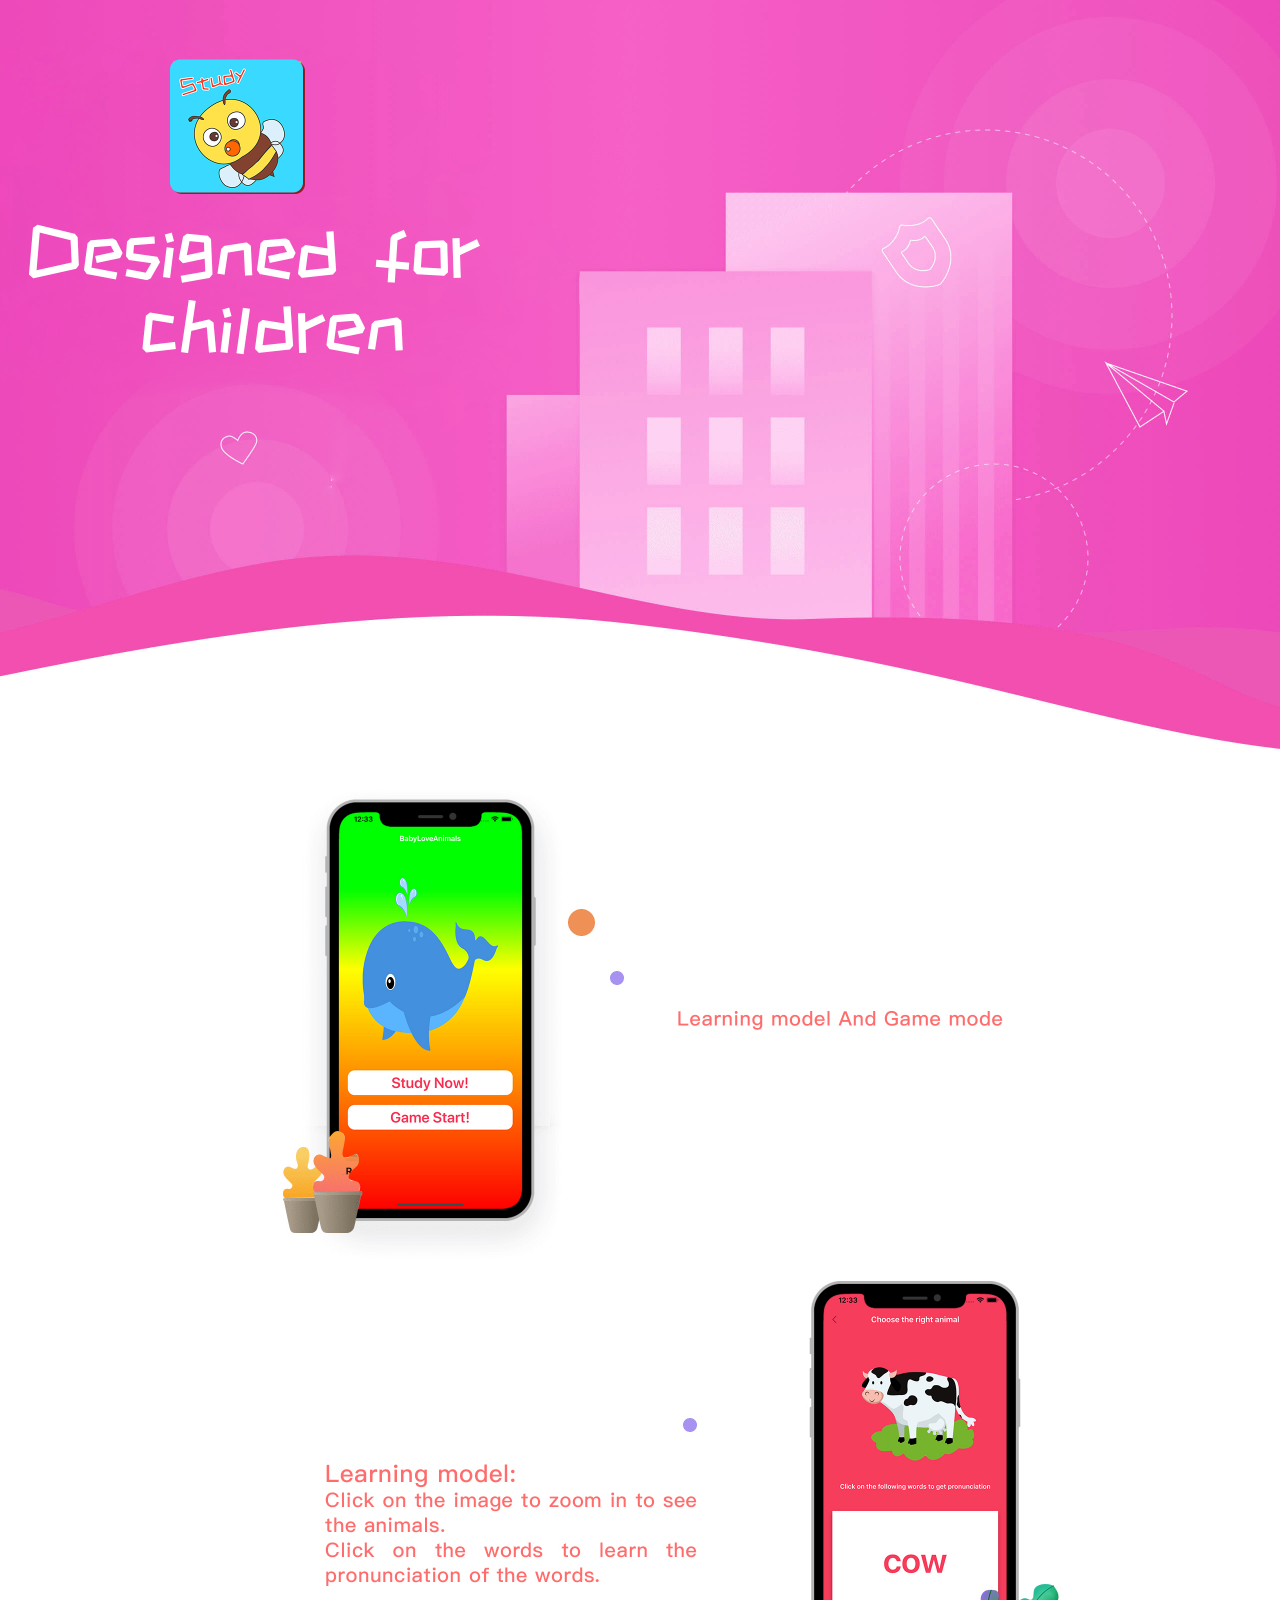
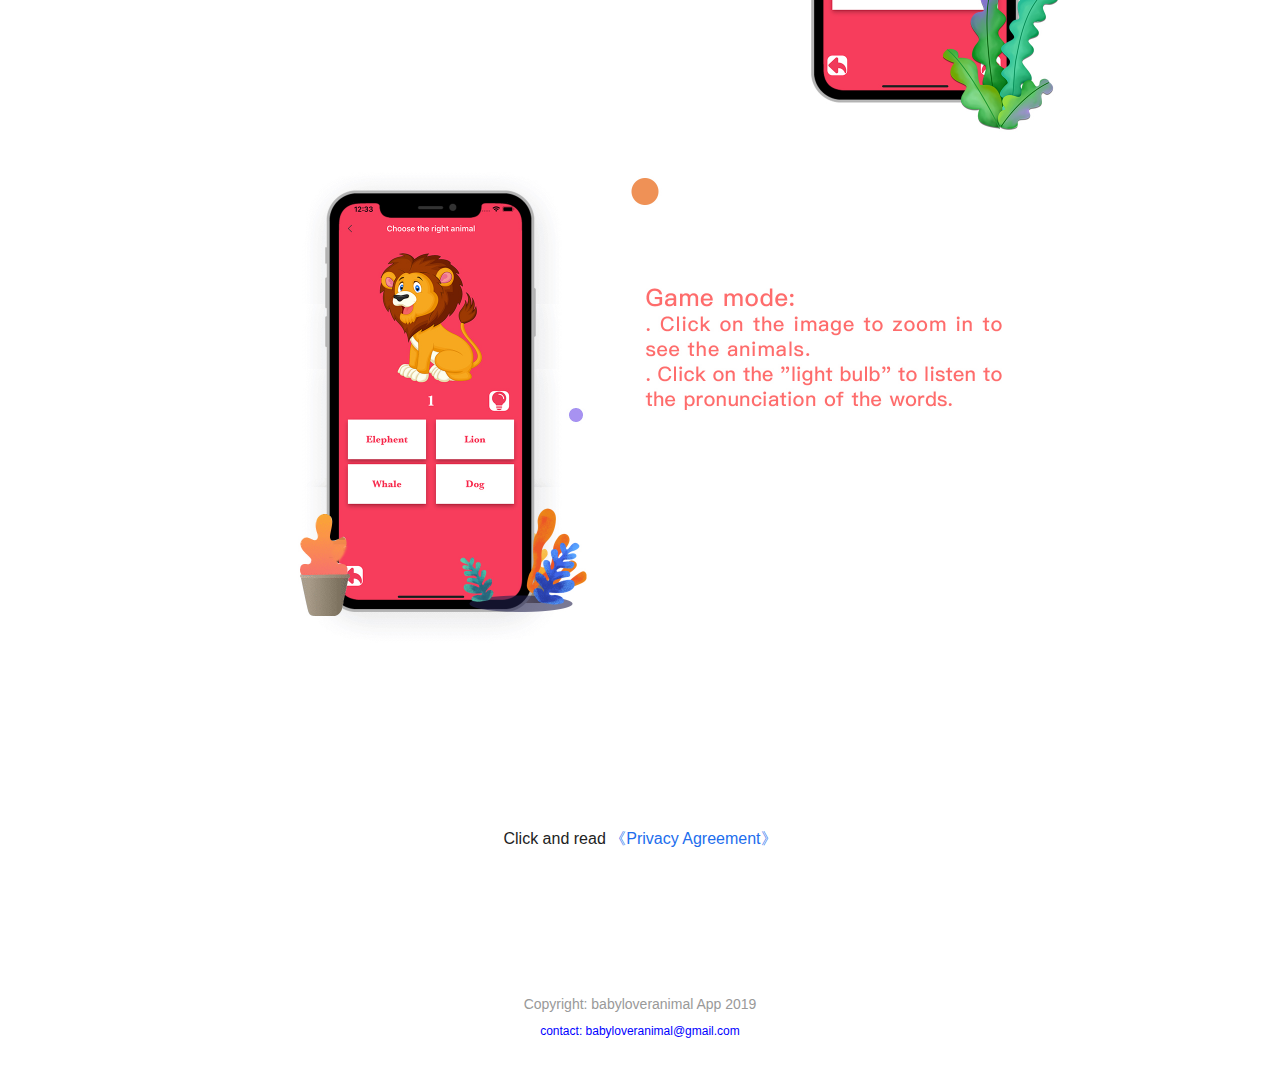
<file: index.html>
<!DOCTYPE html>
<html>
  <head>
    <title>babyloveranimal Support </title>
    <meta name="keywords" content="babyloveranimal" />
    <meta name="description" content="babyloveranimal" />
    <meta http-equiv="Content-Type" content="text/html; charset=UTF-8" />
    <meta name="renderer" content="webkit" />
    <meta http-equiv="X-UA-Compatible" content="IE=Edge,chrome=1" />
    <meta http-equiv="Pragma" content="no-cache" />
    <meta http-equiv="Cache-Control" content="no-cache" />
    <meta http-equiv="Expires" content="0" />
    <meta
      name="viewport"
      content="width=device-width,initial-scale=1,maximum-scale=1,user-scalable=no"
    />
    <link href="static/css/a6a855cf.css" rel="stylesheet" />
  </head>
  <body class="page-home">
    <div class="banner relative ofh">
      <div class="banner-container absolute height_100">
        <img src="static/images/6a9b5183.jpg" class="width_100" />
      </div>
    </div>
    <div class="product relative ofh">
      <div class="product-content margin_auto">
        <img src="static/images/11b1360b.png" class="width_100" />
      </div>
    </div>
    <div class="protocol-button align_center">
      <span>Click and read </span>
      <a href="protocol/index.html" class="link pointer">《Privacy Agreement》</a>
    </div>
    <div class="ui-footer align_center">
        <p>Copyright: babyloveranimal App 2019</p>
        <br>
        <p style="font-size: 12px;color: blue">contact: babyloveranimal@gmail.com</p>
       
    </div>
  </body>
</html>
</file>
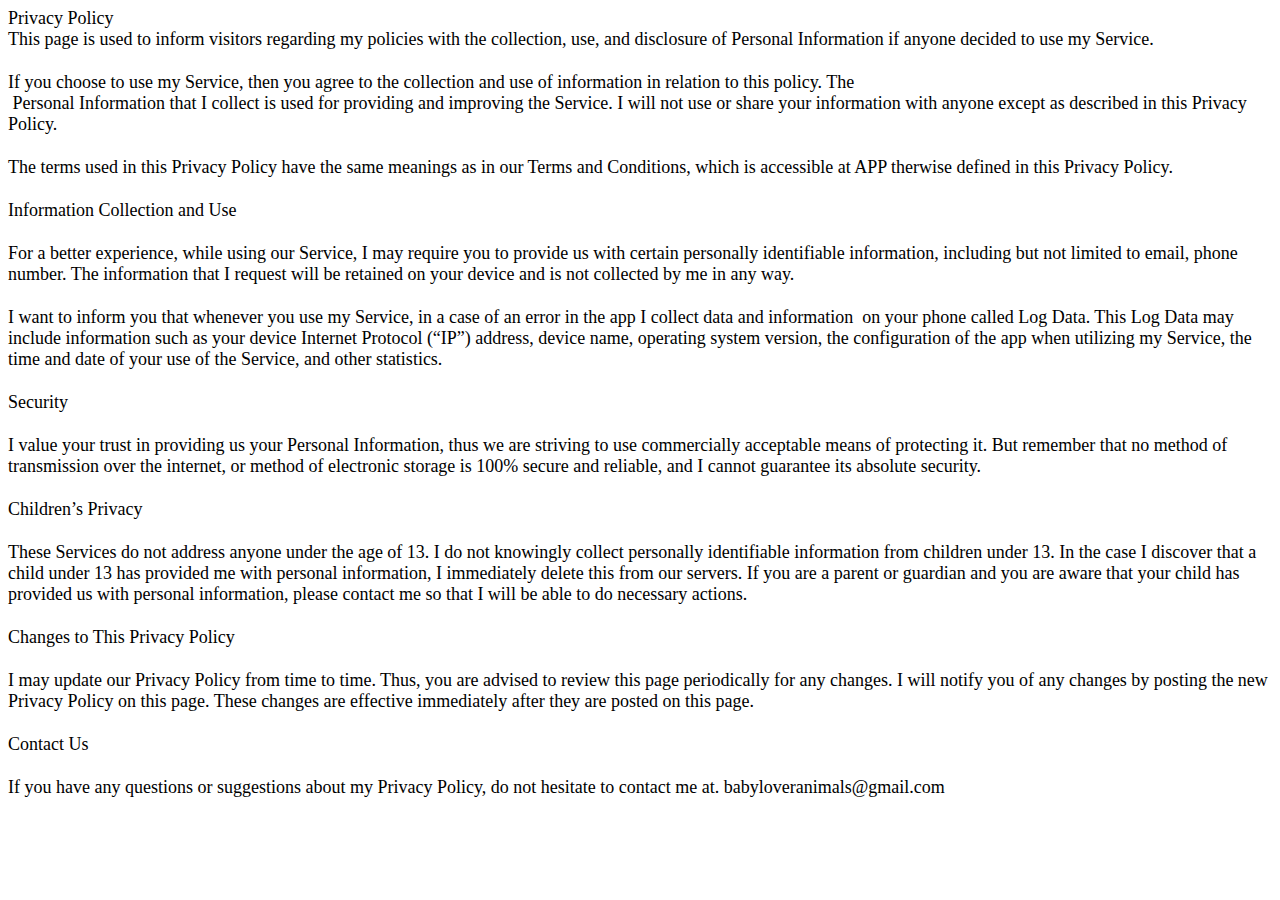
<file: protocol/index.html>
<!DOCTYPE html PUBLIC "-//W3C//DTD HTML 4.01//EN" "http://www.w3.org/TR/html4/strict.dtd">
<html>
<head>
  <meta http-equiv="Content-Type" content="text/html; charset=utf-8">
  <meta http-equiv="Content-Style-Type" content="text/css">
  <title></title>
  <meta name="Generator" content="Cocoa HTML Writer">
  <meta name="CocoaVersion" content="1671.4">
  <style type="text/css">
    p.p1 {margin: 0.0px 0.0px 0.0px 0.0px; font: 18.0px 'Helvetica Neue'}
    p.p2 {margin: 0.0px 0.0px 0.0px 0.0px; font: 18.0px 'Helvetica Neue'; min-height: 22.0px}
  </style>
</head>
<body>
<p class="p1">Privacy Policy</p>
<p class="p1">This page is used to inform visitors regarding my policies with the collection, use, and disclosure of Personal Information if anyone decided to use my Service.</p>
<p class="p2"><br></p>
<p class="p1">If you choose to use my Service, then you agree to the collection and use of information in relation to this policy. The</p>
<p class="p1"><span class="Apple-converted-space"> </span>Personal Information that I collect is used for providing and improving the Service. I will not use or share your information with anyone except as described in this Privacy Policy.</p>
<p class="p2"><br></p>
<p class="p1">The terms used in this Privacy Policy have the same meanings as in our Terms and Conditions, which is accessible at APP therwise defined in this Privacy Policy.</p>
<p class="p2"><br></p>
<p class="p1">Information Collection and Use</p>
<p class="p2"><br></p>
<p class="p1">For a better experience, while using our Service, I may require you to provide us with certain personally identifiable information, including but not limited to email, phone number. The information that I request will be retained on your device and is not collected by me in any way.</p>
<p class="p2"><br></p>

<p class="p1">I want to inform you that whenever you use my Service, in a case of an error in the app I collect data and information<span class="Apple-converted-space">  </span>on your phone called Log Data. This Log Data may include information such as your device Internet Protocol (“IP”) address, device name, operating system version, the configuration of the app when utilizing my Service, the time and date of your use of the Service, and other statistics.</p>
<p class="p2"><br></p>
<p class="p1">Security</p>
<p class="p2"><br></p>
<p class="p1">I value your trust in providing us your Personal Information, thus we are striving to use commercially acceptable means of protecting it. But remember that no method of transmission over the internet, or method of electronic storage is 100% secure and reliable, and I cannot guarantee its absolute security.</p>
<p class="p2"><br></p>
<p class="p1">Children’s Privacy</p>
<p class="p2"><br></p>
<p class="p1">These Services do not address anyone under the age of 13. I do not knowingly collect personally identifiable information from children under 13. In the case I discover that a child under 13 has provided me with personal information, I immediately delete this from our servers. If you are a parent or guardian and you are aware that your child has provided us with personal information, please contact me so that I will be able to do necessary actions.</p>
<p class="p2"><br></p>
<p class="p1">Changes to This Privacy Policy</p>
<p class="p2"><br></p>
<p class="p1">I may update our Privacy Policy from time to time. Thus, you are advised to review this page periodically for any changes. I will notify you of any changes by posting the new Privacy Policy on this page. These changes are effective immediately after they are posted on this page.</p>
<p class="p2"><br></p>
<p class="p1">Contact Us</p>
<p class="p2"><br></p>
<p class="p1">If you have any questions or suggestions about my Privacy Policy, do not hesitate to contact me at. babyloveranimals@gmail.com</p>
</body>
</html>
</file>
<file: static/css/a6a855cf.css>
::-webkit-scrollbar{width:7px;height:7px}::-webkit-scrollbar-thumb{border:2px solid #c6c6c6;border-radius:6px;background-color:#c6c6c6}::-webkit-scrollbar-thumb:hover{background-color:#999}::-webkit-scrollbar-track-piece{background-color:#f6f6f6}*{word-break:break-all;word-wrap:break-word;padding:0;margin:0;outline:0;-webkit-tap-highlight-color:rgba(0,0,0,0);box-sizing:border-box}body,html{font:14px PingFangSC,helvetica neue,hiragino sans gb,arial,microsoft yahei ui,microsoft yahei,simsun,"sans-serif";line-height:1;background-color:#fff}body{overflow-x:hidden}li,ol,ul{list-style-type:none}a{text-decoration:none;color:inherit}button{display:inline-block;cursor:pointer}button,input,textarea{-webkit-appearance:none;-moz-appearance:none;appearance:none;background:none;border:none}img{max-width:100%;max-height:100%}img:not([src*="/"]){display:none!important}svg:not(:root){overflow:hidden}table{border-collapse:collapse;border-spacing:0}.block{display:block}.inline_block{display:inline-block}.hide{display:none}.ofh{overflow:hidden}.relative{position:relative}.absolute{position:absolute}.fl{float:left}.fr{float:right}.align_left{text-align:left}.align_center{text-align:center}.align_right{text-align:right}.margin_auto{margin:auto}.ui-content{margin:auto;width:1200px}.height_100{height:100%}.width_100{width:100%}.nowrap{white-space:nowrap;overflow:hidden;text-overflow:ellipsis}.flex{display:flex}.flex .flex__item{flex:1}.pointer{cursor:pointer}.backgroundCover{background:no-repeat 50%;background-size:cover}.ui-footer{padding:30px 0;font-size:14px;color:#999}.page-home .banner{height:756px}.page-home .banner .banner-container{left:50%;top:0;width:1920px;-webkit-transform:translateX(-50%);transform:translateX(-50%)}.page-home .product .product-content{width:900px}.page-home .protocol-button{padding:120px 0;font-size:16px;color:#222}.page-home .protocol-button .link{color:#216ded}@media screen and (max-width:960px){.page-home .banner{height:252px}.page-home .banner .banner-container{width:640px}.page-home .product .product-content{width:100%}.page-home .protocol-button{padding:50px 0}}
</file>
